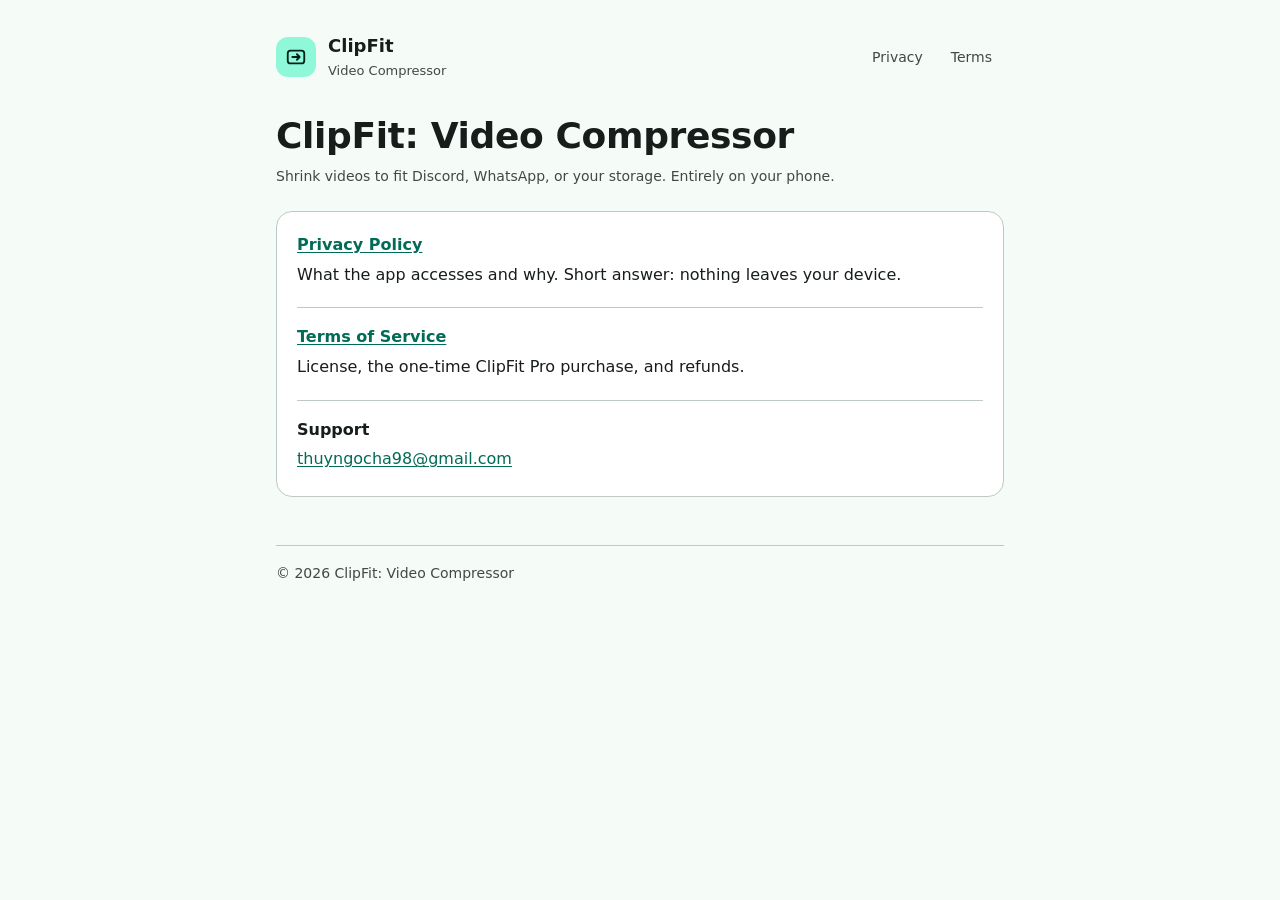
<file: index.html>
<!doctype html>
<html lang="en">
<head>
<meta charset="utf-8">
<meta name="viewport" content="width=device-width, initial-scale=1">
<title>ClipFit: Video Compressor</title>
<meta name="description" content="ClipFit compresses videos on your Android phone, entirely offline.">
<link rel="stylesheet" href="style.css">
</head>
<body>
<div class="wrap">
  <header class="top">
    <span class="mark" aria-hidden="true">
      <svg width="22" height="22" viewBox="0 0 24 24" fill="none" stroke="currentColor" stroke-width="2" stroke-linecap="round" stroke-linejoin="round"><rect x="3" y="5" width="18" height="14" rx="3"/><path d="M8 12h8M13 9l3 3-3 3"/></svg>
    </span>
    <a class="brand" href="./">ClipFit<small>Video Compressor</small></a>
    <nav class="doc-switch" aria-label="Legal documents">
      <a href="privacy.html">Privacy</a>
      <a href="terms.html">Terms</a>
    </nav>
  </header>
  <main>
    <h1>ClipFit: Video Compressor</h1>
    <p class="meta">Shrink videos to fit Discord, WhatsApp, or your storage. Entirely on your phone.</p>
    <div class="card">
      <div class="perm"><h3><a href="privacy.html">Privacy Policy</a></h3><p>What the app accesses and why. Short answer: nothing leaves your device.</p></div>
      <div class="perm"><h3><a href="terms.html">Terms of Service</a></h3><p>License, the one-time ClipFit Pro purchase, and refunds.</p></div>
      <div class="perm"><h3>Support</h3><p><a href="mailto:thuyngocha98@gmail.com">thuyngocha98@gmail.com</a></p></div>
    </div>
  </main>
  <footer>© 2026 ClipFit: Video Compressor</footer>
</div>
</body>
</html>
</file>
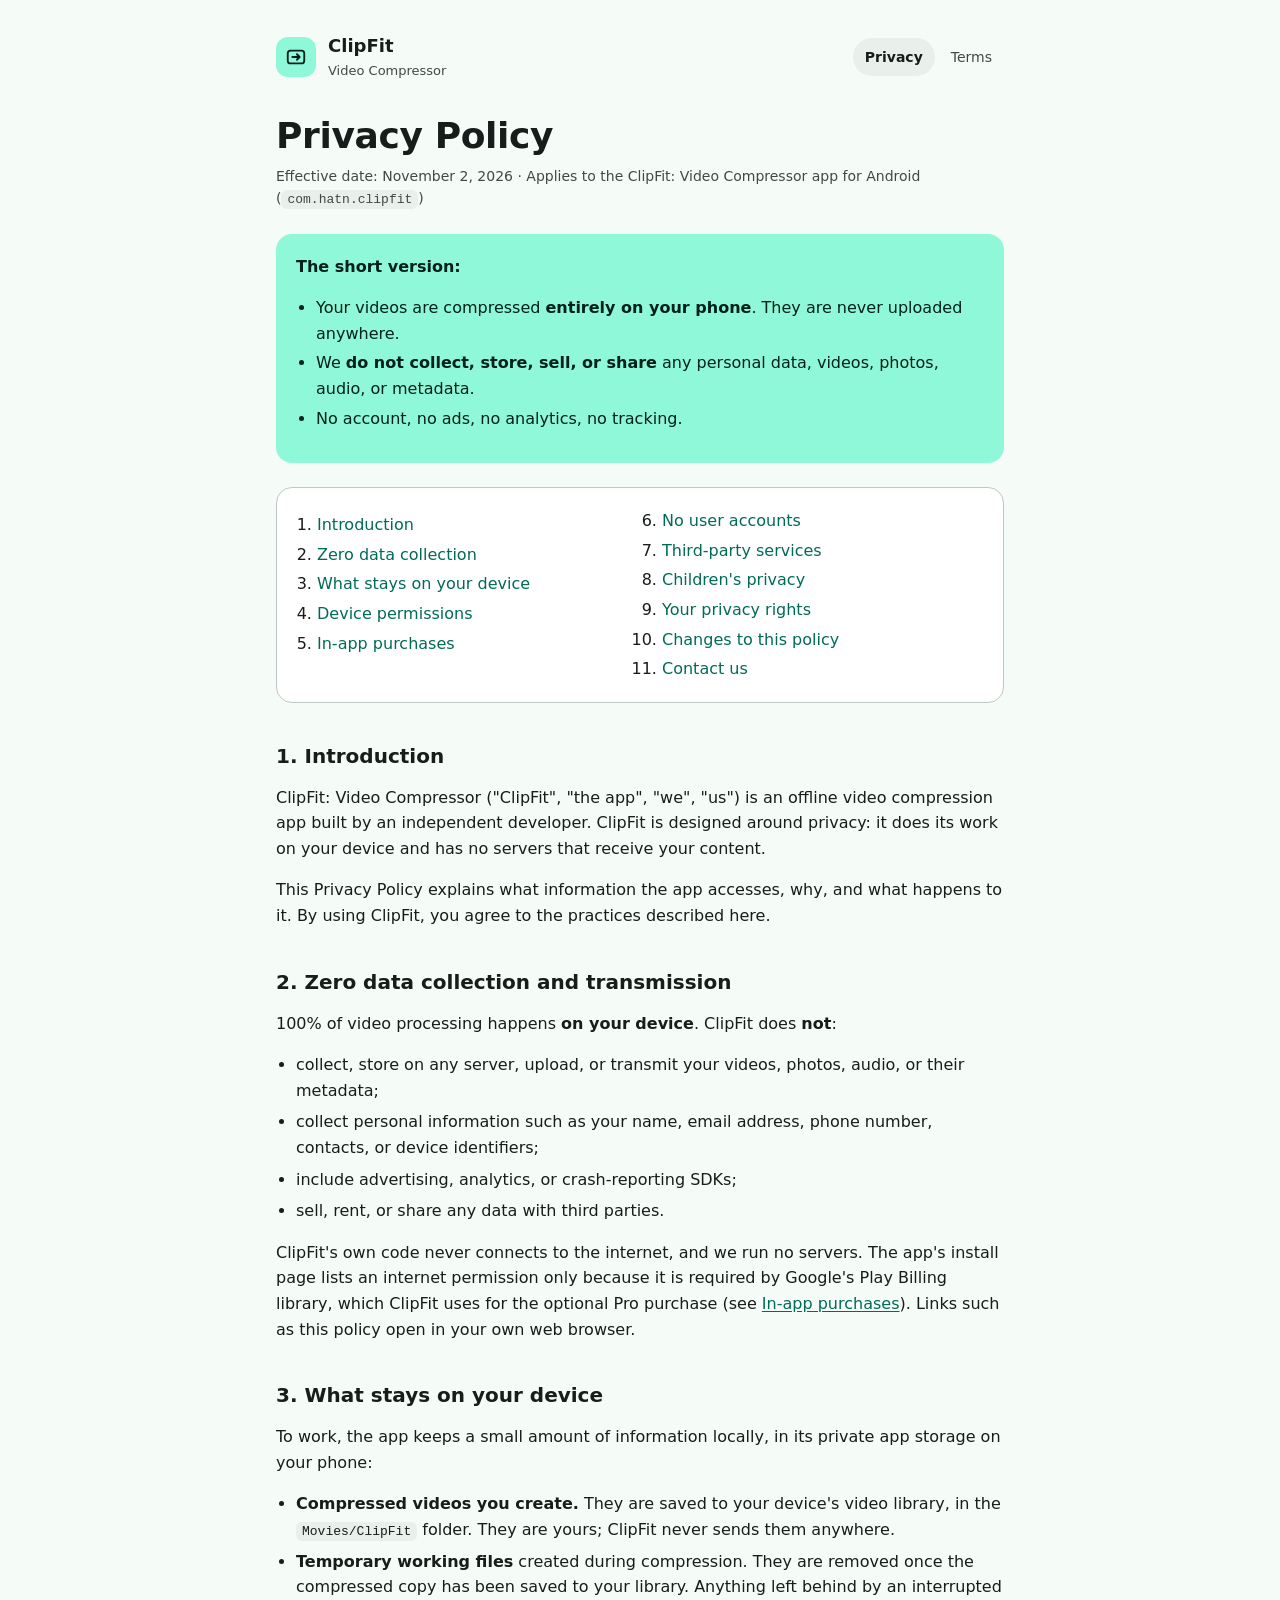
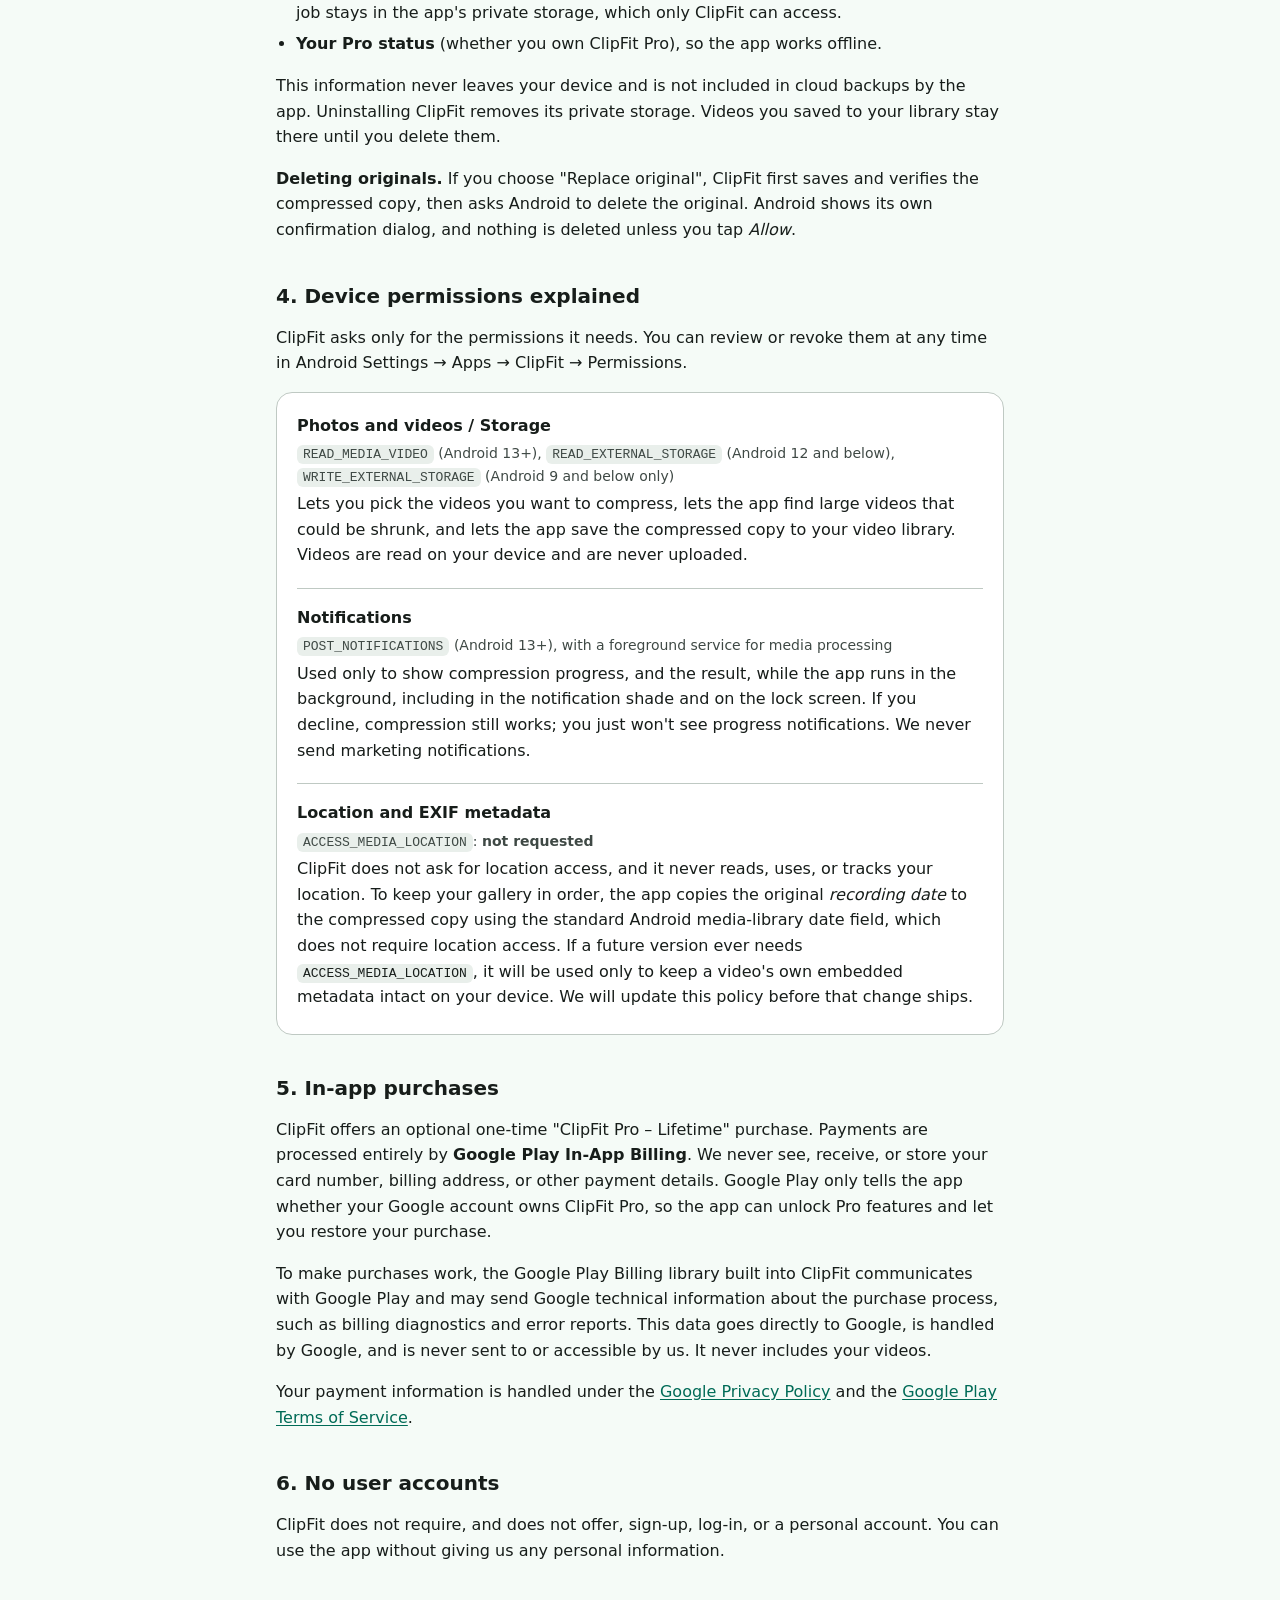
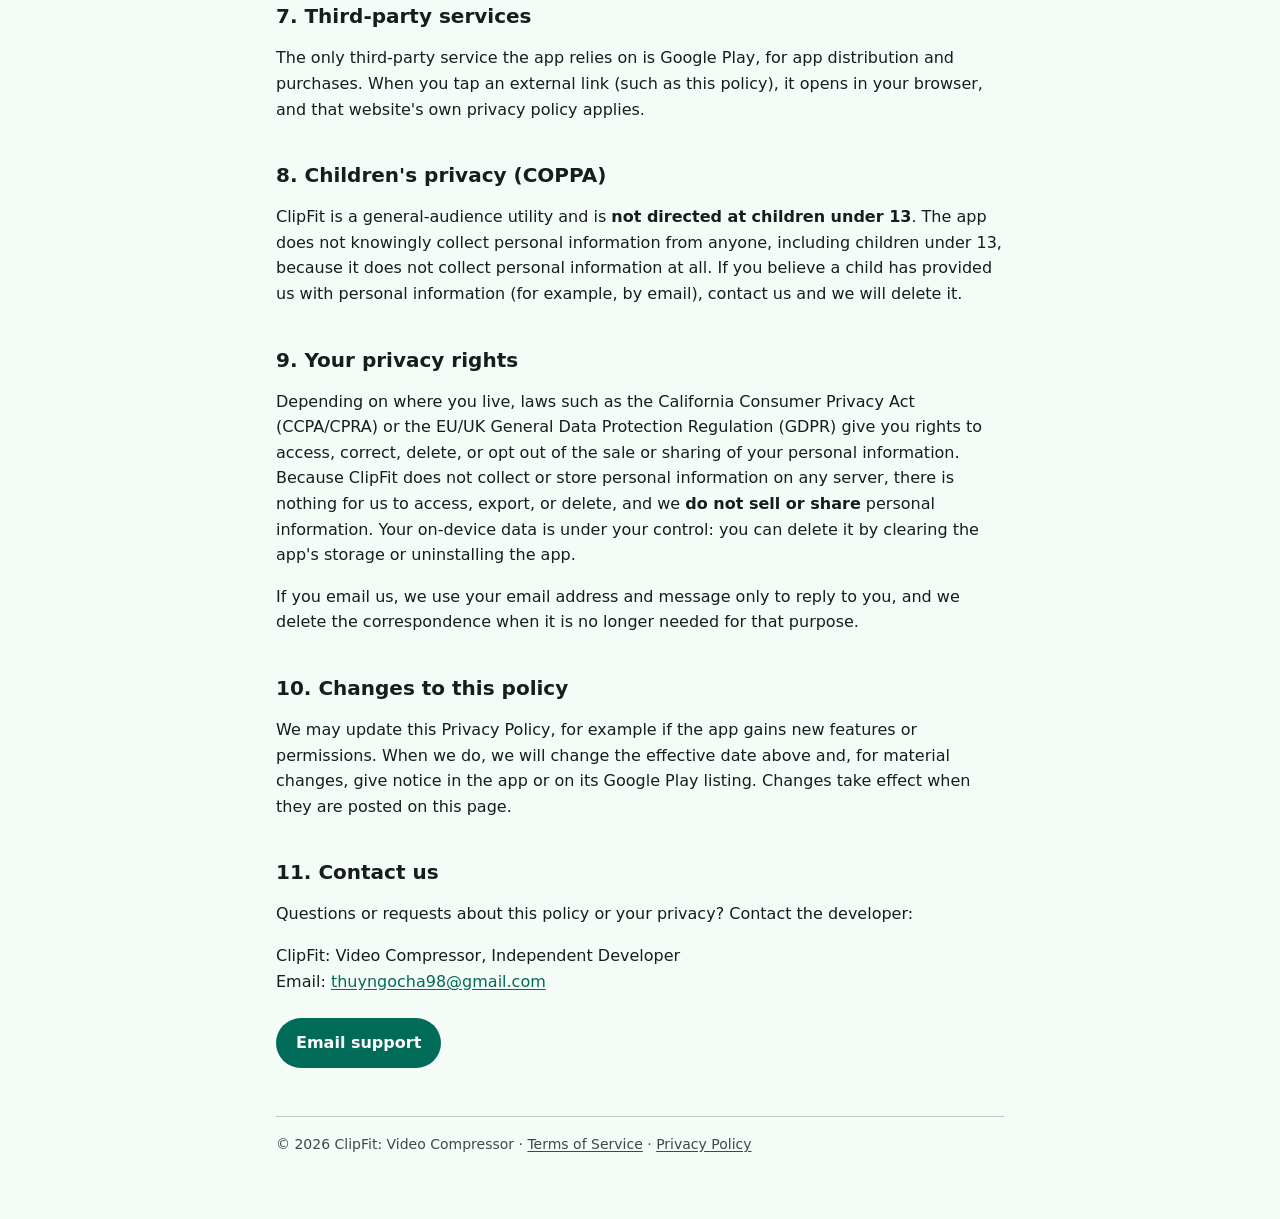
<file: privacy.html>
<!doctype html>
<html lang="en">
<head>
<meta charset="utf-8">
<meta name="viewport" content="width=device-width, initial-scale=1">
<title>Privacy Policy — ClipFit: Video Compressor</title>
<meta name="description" content="ClipFit compresses videos entirely on your device. It does not collect, upload, or share your videos or personal data.">
<link rel="stylesheet" href="style.css">
</head>
<body>
<div class="wrap">
  <header class="top">
    <span class="mark" aria-hidden="true">
      <svg width="22" height="22" viewBox="0 0 24 24" fill="none" stroke="currentColor" stroke-width="2" stroke-linecap="round" stroke-linejoin="round"><rect x="3" y="5" width="18" height="14" rx="3"/><path d="M8 12h8M13 9l3 3-3 3"/></svg>
    </span>
    <a class="brand" href="./">ClipFit<small>Video Compressor</small></a>
    <nav class="doc-switch" aria-label="Legal documents">
      <a href="privacy.html" aria-current="page">Privacy</a>
      <a href="terms.html">Terms</a>
    </nav>
  </header>

  <main>
    <h1>Privacy Policy</h1>
    <p class="meta">Effective date: November 2, 2026 · Applies to the ClipFit: Video Compressor app for Android (<code>com.hatn.clipfit</code>)</p>

    <div class="summary" role="note">
      <p><strong>The short version:</strong></p>
      <ul>
        <li>Your videos are compressed <strong>entirely on your phone</strong>. They are never uploaded anywhere.</li>
        <li>We <strong>do not collect, store, sell, or share</strong> any personal data, videos, photos, audio, or metadata.</li>
        <li>No account, no ads, no analytics, no tracking.</li>
      </ul>
    </div>

    <nav class="toc" aria-label="Contents">
      <ol>
        <li><a href="#introduction">Introduction</a></li>
        <li><a href="#no-collection">Zero data collection</a></li>
        <li><a href="#on-device">What stays on your device</a></li>
        <li><a href="#permissions">Device permissions</a></li>
        <li><a href="#purchases">In-app purchases</a></li>
        <li><a href="#accounts">No user accounts</a></li>
        <li><a href="#third-parties">Third-party services</a></li>
        <li><a href="#children">Children's privacy</a></li>
        <li><a href="#rights">Your privacy rights</a></li>
        <li><a href="#changes">Changes to this policy</a></li>
        <li><a href="#contact">Contact us</a></li>
      </ol>
    </nav>

    <h2 id="introduction">1. Introduction</h2>
    <p>ClipFit: Video Compressor ("ClipFit", "the app", "we", "us") is an offline video compression app built by an
      independent developer. ClipFit is designed around privacy: it does its work on your device and has no servers
      that receive your content.</p>
    <p>This Privacy Policy explains what information the app accesses, why, and what happens to it. By using ClipFit,
      you agree to the practices described here.</p>

    <h2 id="no-collection">2. Zero data collection and transmission</h2>
    <p>100% of video processing happens <strong>on your device</strong>. ClipFit does <strong>not</strong>:</p>
    <ul>
      <li>collect, store on any server, upload, or transmit your videos, photos, audio, or their metadata;</li>
      <li>collect personal information such as your name, email address, phone number, contacts, or device identifiers;</li>
      <li>include advertising, analytics, or crash-reporting SDKs;</li>
      <li>sell, rent, or share any data with third parties.</li>
    </ul>
    <p>ClipFit's own code never connects to the internet, and we run no servers. The app's install page lists an
      internet permission only because it is required by Google's Play Billing library, which ClipFit uses for the optional
      Pro purchase (see <a href="#purchases">In-app purchases</a>). Links such as this policy open in your own web
      browser.</p>

    <h2 id="on-device">3. What stays on your device</h2>
    <p>To work, the app keeps a small amount of information locally, in its private app storage on your phone:</p>
    <ul>
      <li><strong>Compressed videos you create.</strong> They are saved to your device's video library, in the
        <code>Movies/ClipFit</code> folder. They are yours; ClipFit never sends them anywhere.</li>
      <li><strong>Temporary working files</strong> created during compression. They are removed once the
        compressed copy has been saved to your library. Anything left behind by an interrupted job stays in the app's
        private storage, which only ClipFit can access.</li>
      <li><strong>Your Pro status</strong> (whether you own ClipFit Pro), so the app works offline.</li>
    </ul>
    <p>This information never leaves your device and is not included in cloud backups by the app. Uninstalling
      ClipFit removes its private storage. Videos you saved to your library stay there until you delete them.</p>
    <p><strong>Deleting originals.</strong> If you choose "Replace original", ClipFit first saves and verifies the
      compressed copy, then asks Android to delete the original. Android shows its own confirmation dialog, and
      nothing is deleted unless you tap <em>Allow</em>.</p>

    <h2 id="permissions">4. Device permissions explained</h2>
    <p>ClipFit asks only for the permissions it needs. You can review or revoke them at any time in Android Settings
      → Apps → ClipFit → Permissions.</p>
    <div class="card">
      <div class="perm">
        <h3>Photos and videos / Storage</h3>
        <p class="tag"><code>READ_MEDIA_VIDEO</code> (Android 13+), <code>READ_EXTERNAL_STORAGE</code> (Android 12 and
          below), <code>WRITE_EXTERNAL_STORAGE</code> (Android 9 and below only)</p>
        <p>Lets you pick the videos you want to compress, lets the app find large videos that could be shrunk, and
          lets the app save the compressed copy to your video library. Videos are read on your device and are never
          uploaded.</p>
      </div>
      <div class="perm">
        <h3>Notifications</h3>
        <p class="tag"><code>POST_NOTIFICATIONS</code> (Android 13+), with a foreground service for media processing</p>
        <p>Used only to show compression progress, and the result, while the app runs in the background, including
          in the notification shade and on the lock screen. If you decline, compression still works; you just won't
          see progress notifications. We never send marketing notifications.</p>
      </div>
      <div class="perm">
        <h3>Location and EXIF metadata</h3>
        <p class="tag"><code>ACCESS_MEDIA_LOCATION</code>: <strong>not requested</strong></p>
        <p>ClipFit does not ask for location access, and it never reads, uses, or tracks your location. To keep your
          gallery in order, the app copies the original <em>recording date</em> to the compressed copy using the
          standard Android media-library date field, which does not require location access. If a future version
          ever needs <code>ACCESS_MEDIA_LOCATION</code>, it will be used only to keep a video's own embedded metadata
          intact on your device. We will update this policy before that change ships.</p>
      </div>
    </div>

    <h2 id="purchases">5. In-app purchases</h2>
    <p>ClipFit offers an optional one-time "ClipFit Pro – Lifetime" purchase. Payments are processed entirely by
      <strong>Google Play In-App Billing</strong>. We never see, receive, or store your card number, billing address,
      or other payment details. Google Play only tells the app whether your Google account owns ClipFit Pro, so the
      app can unlock Pro features and let you restore your purchase.</p>
    <p>To make purchases work, the Google Play Billing library built into ClipFit communicates with Google Play and may
      send Google technical information about the purchase process, such as billing diagnostics and error reports. This
      data goes directly to Google, is handled by Google, and is never sent to or accessible by us. It never includes
      your videos.</p>
    <p>Your payment information is handled under the
      <a href="https://policies.google.com/privacy" rel="noopener">Google Privacy Policy</a> and the
      <a href="https://play.google.com/about/play-terms/" rel="noopener">Google Play Terms of Service</a>.</p>

    <h2 id="accounts">6. No user accounts</h2>
    <p>ClipFit does not require, and does not offer, sign-up, log-in, or a personal account. You can use the app
      without giving us any personal information.</p>

    <h2 id="third-parties">7. Third-party services</h2>
    <p>The only third-party service the app relies on is Google Play, for app distribution and purchases. When you
      tap an external link (such as this policy), it opens in your browser, and that website's own privacy policy
      applies.</p>

    <h2 id="children">8. Children's privacy (COPPA)</h2>
    <p>ClipFit is a general-audience utility and is <strong>not directed at children under 13</strong>. The app does
      not knowingly collect personal information from anyone, including children under 13, because it does not
      collect personal information at all. If you believe a child has provided us with personal information (for
      example, by email), contact us and we will delete it.</p>

    <h2 id="rights">9. Your privacy rights</h2>
    <p>Depending on where you live, laws such as the California Consumer Privacy Act (CCPA/CPRA) or the EU/UK General
      Data Protection Regulation (GDPR) give you rights to access, correct, delete, or opt out of the sale or sharing
      of your personal information. Because ClipFit does not collect or store personal information on any server,
      there is nothing for us to access, export, or delete, and we <strong>do not sell or share</strong> personal
      information. Your on-device data is under your control: you can delete it by clearing the app's storage or
      uninstalling the app.</p>
    <p>If you email us, we use your email address and message only to reply to you, and we delete the correspondence
      when it is no longer needed for that purpose.</p>

    <h2 id="changes">10. Changes to this policy</h2>
    <p>We may update this Privacy Policy, for example if the app gains new features or permissions. When we do, we
      will change the effective date above and, for material changes, give notice in the app or on its Google Play
      listing. Changes take effect when they are posted on this page.</p>

    <h2 id="contact">11. Contact us</h2>
    <p>Questions or requests about this policy or your privacy? Contact the developer:</p>
    <p>ClipFit: Video Compressor, Independent Developer<br>
      Email: <a href="mailto:thuyngocha98@gmail.com">thuyngocha98@gmail.com</a></p>
    <a class="contact" href="mailto:thuyngocha98@gmail.com?subject=ClipFit%20privacy%20question">Email support</a>
  </main>

  <footer>
    © 2026 ClipFit: Video Compressor · <a href="terms.html">Terms of Service</a> · <a href="privacy.html">Privacy Policy</a>
  </footer>
</div>
</body>
</html>
</file>
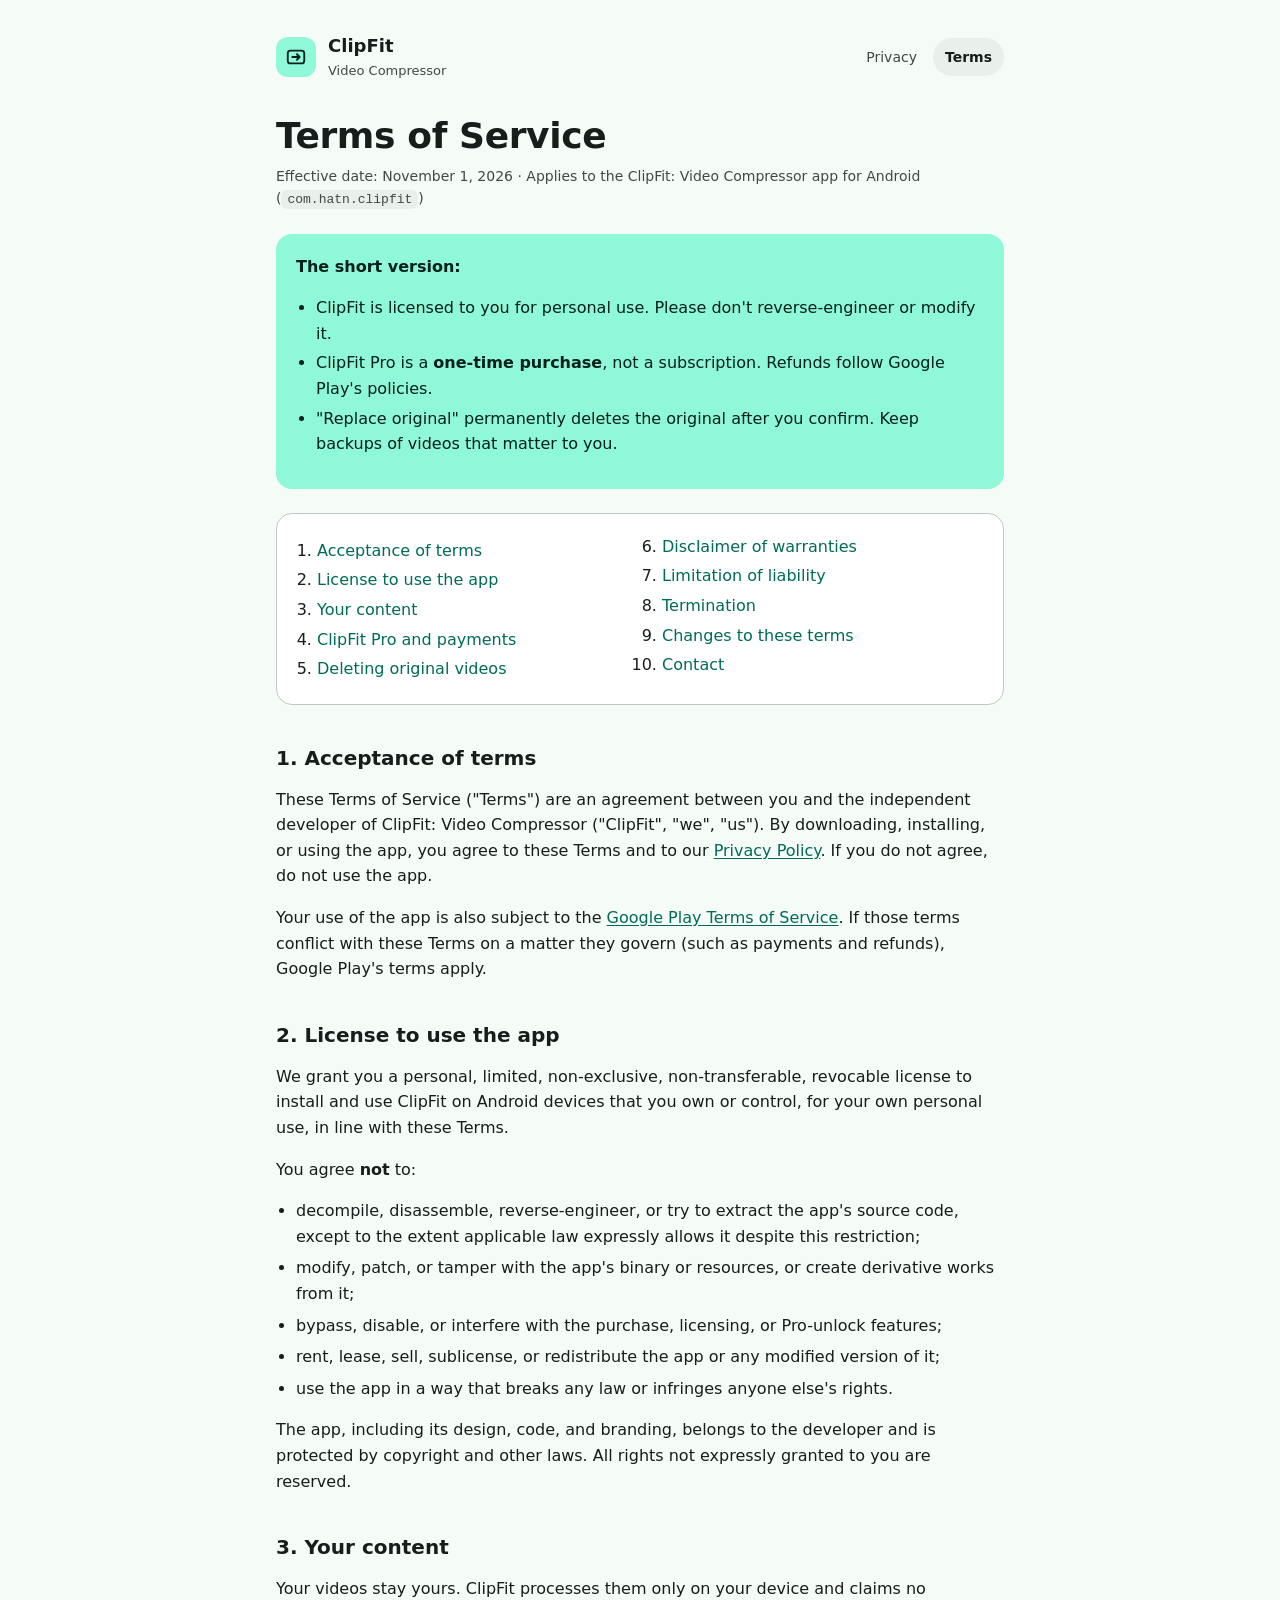
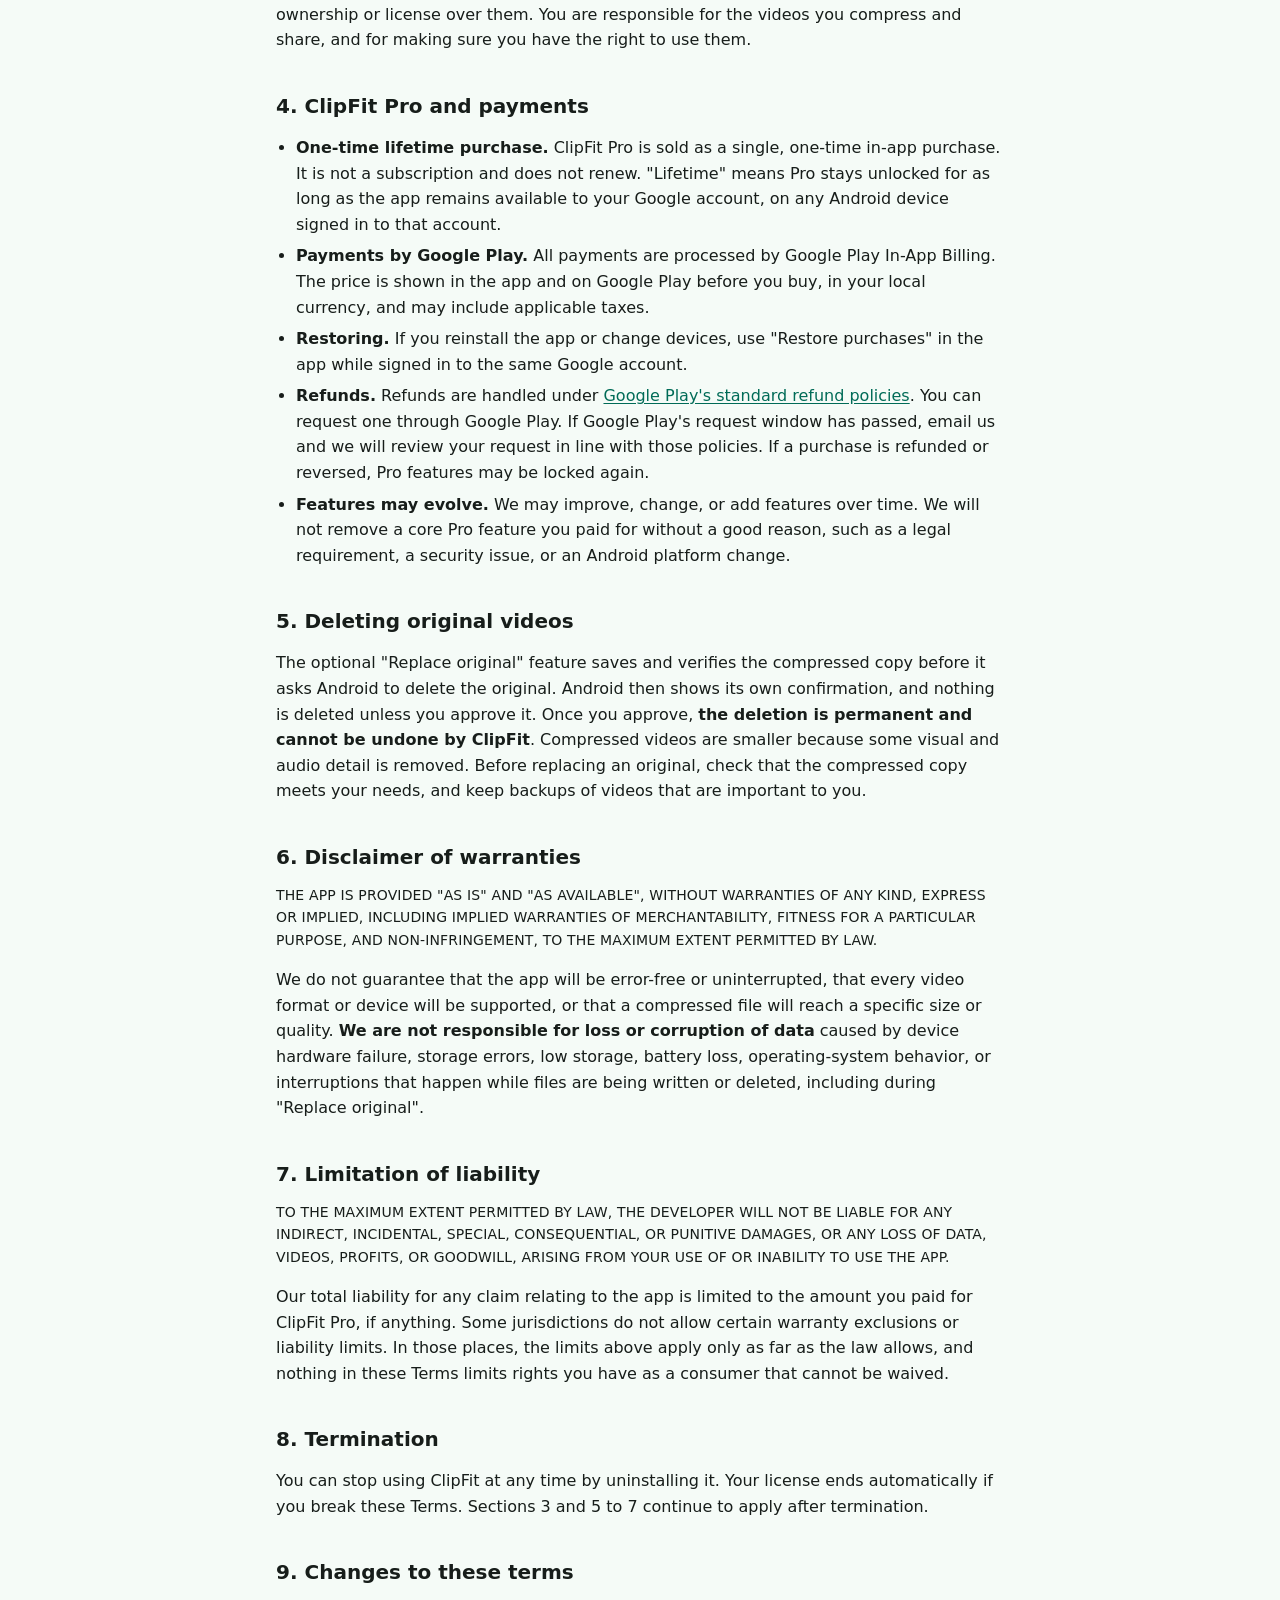
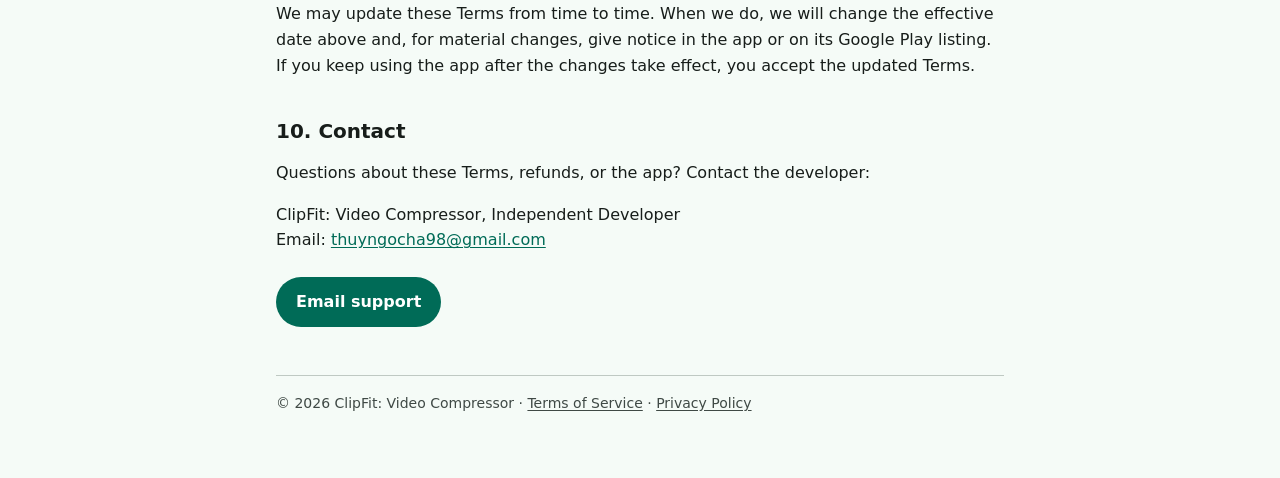
<file: terms.html>
<!doctype html>
<html lang="en">
<head>
<meta charset="utf-8">
<meta name="viewport" content="width=device-width, initial-scale=1">
<title>Terms of Service — ClipFit: Video Compressor</title>
<meta name="description" content="Terms of Service for ClipFit: Video Compressor, including the one-time ClipFit Pro lifetime purchase.">
<link rel="stylesheet" href="style.css">
</head>
<body>
<div class="wrap">
  <header class="top">
    <span class="mark" aria-hidden="true">
      <svg width="22" height="22" viewBox="0 0 24 24" fill="none" stroke="currentColor" stroke-width="2" stroke-linecap="round" stroke-linejoin="round"><rect x="3" y="5" width="18" height="14" rx="3"/><path d="M8 12h8M13 9l3 3-3 3"/></svg>
    </span>
    <a class="brand" href="./">ClipFit<small>Video Compressor</small></a>
    <nav class="doc-switch" aria-label="Legal documents">
      <a href="privacy.html">Privacy</a>
      <a href="terms.html" aria-current="page">Terms</a>
    </nav>
  </header>

  <main>
    <h1>Terms of Service</h1>
    <p class="meta">Effective date: November 1, 2026 · Applies to the ClipFit: Video Compressor app for Android (<code>com.hatn.clipfit</code>)</p>

    <div class="summary" role="note">
      <p><strong>The short version:</strong></p>
      <ul>
        <li>ClipFit is licensed to you for personal use. Please don't reverse-engineer or modify it.</li>
        <li>ClipFit Pro is a <strong>one-time purchase</strong>, not a subscription. Refunds follow Google Play's policies.</li>
        <li>"Replace original" permanently deletes the original after you confirm. Keep backups of videos that matter to you.</li>
      </ul>
    </div>

    <nav class="toc" aria-label="Contents">
      <ol>
        <li><a href="#acceptance">Acceptance of terms</a></li>
        <li><a href="#license">License to use the app</a></li>
        <li><a href="#content">Your content</a></li>
        <li><a href="#pro">ClipFit Pro and payments</a></li>
        <li><a href="#originals">Deleting original videos</a></li>
        <li><a href="#warranty">Disclaimer of warranties</a></li>
        <li><a href="#liability">Limitation of liability</a></li>
        <li><a href="#termination">Termination</a></li>
        <li><a href="#changes">Changes to these terms</a></li>
        <li><a href="#contact">Contact</a></li>
      </ol>
    </nav>

    <h2 id="acceptance">1. Acceptance of terms</h2>
    <p>These Terms of Service ("Terms") are an agreement between you and the independent developer of ClipFit: Video
      Compressor ("ClipFit", "we", "us"). By downloading, installing, or using the app, you agree to these Terms and to
      our <a href="privacy.html">Privacy Policy</a>. If you do not agree, do not use the app.</p>
    <p>Your use of the app is also subject to the
      <a href="https://play.google.com/about/play-terms/" rel="noopener">Google Play Terms of Service</a>. If those
      terms conflict with these Terms on a matter they govern (such as payments and refunds), Google Play's terms apply.</p>

    <h2 id="license">2. License to use the app</h2>
    <p>We grant you a personal, limited, non-exclusive, non-transferable, revocable license to install and use ClipFit
      on Android devices that you own or control, for your own personal use, in line with these Terms.</p>
    <p>You agree <strong>not</strong> to:</p>
    <ul>
      <li>decompile, disassemble, reverse-engineer, or try to extract the app's source code, except to the extent
        applicable law expressly allows it despite this restriction;</li>
      <li>modify, patch, or tamper with the app's binary or resources, or create derivative works from it;</li>
      <li>bypass, disable, or interfere with the purchase, licensing, or Pro-unlock features;</li>
      <li>rent, lease, sell, sublicense, or redistribute the app or any modified version of it;</li>
      <li>use the app in a way that breaks any law or infringes anyone else's rights.</li>
    </ul>
    <p>The app, including its design, code, and branding, belongs to the developer and is protected by copyright and
      other laws. All rights not expressly granted to you are reserved.</p>

    <h2 id="content">3. Your content</h2>
    <p>Your videos stay yours. ClipFit processes them only on your device and claims no ownership or license over
      them. You are responsible for the videos you compress and share, and for making sure you have the right to use
      them.</p>

    <h2 id="pro">4. ClipFit Pro and payments</h2>
    <ul>
      <li><strong>One-time lifetime purchase.</strong> ClipFit Pro is sold as a single, one-time in-app purchase. It is
        not a subscription and does not renew. "Lifetime" means Pro stays unlocked for as long as the app remains
        available to your Google account, on any Android device signed in to that account.</li>
      <li><strong>Payments by Google Play.</strong> All payments are processed by Google Play In-App Billing. The
        price is shown in the app and on Google Play before you buy, in your local currency, and may include
        applicable taxes.</li>
      <li><strong>Restoring.</strong> If you reinstall the app or change devices, use "Restore purchases" in the app
        while signed in to the same Google account.</li>
      <li><strong>Refunds.</strong> Refunds are handled under
        <a href="https://support.google.com/googleplay/answer/2479637" rel="noopener">Google Play's standard refund
        policies</a>. You can request one through Google Play. If Google Play's request window has passed, email us
        and we will review your request in line with those policies. If a purchase is refunded or reversed, Pro
        features may be locked again.</li>
      <li><strong>Features may evolve.</strong> We may improve, change, or add features over time. We will not remove
        a core Pro feature you paid for without a good reason, such as a legal requirement, a security issue, or an
        Android platform change.</li>
    </ul>

    <h2 id="originals">5. Deleting original videos</h2>
    <p>The optional "Replace original" feature saves and verifies the compressed copy before it asks Android to delete
      the original. Android then shows its own confirmation, and nothing is deleted unless you approve it. Once you
      approve, <strong>the deletion is permanent and cannot be undone by ClipFit</strong>. Compressed videos are
      smaller because some visual and audio detail is removed. Before replacing an original, check that the compressed
      copy meets your needs, and keep backups of videos that are important to you.</p>

    <h2 id="warranty">6. Disclaimer of warranties</h2>
    <p class="caps">The app is provided "as is" and "as available", without warranties of any kind, express or
      implied, including implied warranties of merchantability, fitness for a particular purpose, and
      non-infringement, to the maximum extent permitted by law.</p>
    <p>We do not guarantee that the app will be error-free or uninterrupted, that every video format or device will be
      supported, or that a compressed file will reach a specific size or quality. <strong>We are not responsible for
      loss or corruption of data</strong> caused by device hardware failure, storage errors, low storage, battery
      loss, operating-system behavior, or interruptions that happen while files are being written or deleted,
      including during "Replace original".</p>

    <h2 id="liability">7. Limitation of liability</h2>
    <p class="caps">To the maximum extent permitted by law, the developer will not be liable for any indirect,
      incidental, special, consequential, or punitive damages, or any loss of data, videos, profits, or goodwill,
      arising from your use of or inability to use the app.</p>
    <p>Our total liability for any claim relating to the app is limited to the amount you paid for ClipFit Pro, if
      anything. Some jurisdictions do not allow certain warranty exclusions or liability limits. In those places, the
      limits above apply only as far as the law allows, and nothing in these Terms limits rights you have as a
      consumer that cannot be waived.</p>

    <h2 id="termination">8. Termination</h2>
    <p>You can stop using ClipFit at any time by uninstalling it. Your license ends automatically if you break these
      Terms. Sections 3 and 5 to 7 continue to apply after termination.</p>

    <h2 id="changes">9. Changes to these terms</h2>
    <p>We may update these Terms from time to time. When we do, we will change the effective date above and, for
      material changes, give notice in the app or on its Google Play listing. If you keep using the app after the
      changes take effect, you accept the updated Terms.</p>

    <h2 id="contact">10. Contact</h2>
    <p>Questions about these Terms, refunds, or the app? Contact the developer:</p>
    <p>ClipFit: Video Compressor, Independent Developer<br>
      Email: <a href="mailto:thuyngocha98@gmail.com">thuyngocha98@gmail.com</a></p>
    <a class="contact" href="mailto:thuyngocha98@gmail.com?subject=ClipFit%20support">Email support</a>
  </main>

  <footer>
    © 2026 ClipFit: Video Compressor · <a href="terms.html">Terms of Service</a> · <a href="privacy.html">Privacy Policy</a>
  </footer>
</div>
</body>
</html>
</file>
<file: style.css>
/* ClipFit legal pages — graphite / teal, mirrors the app's Material 3 tokens. */
:root {
  --bg: #F5FBF7;
  --surface: #FFFFFF;
  --surface-high: #E9EFEB;
  --text: #171D1A;
  --text-muted: #3F4945;
  --outline: #BFC9C3;
  --primary: #006B57;
  --on-primary: #FFFFFF;
  --primary-container: #8EF8D9;
  --on-primary-container: #002019;
  --radius: 16px;
  color-scheme: light dark;
}
@media (prefers-color-scheme: dark) {
  :root {
    --bg: #0F1412;
    --surface: #171D1A;
    --surface-high: #252B29;
    --text: #DEE4E0;
    --text-muted: #BFC9C3;
    --outline: #3F4945;
    --primary: #6FDBBE;
    --on-primary: #00382C;
    --primary-container: #005141;
    --on-primary-container: #8EF8D9;
  }
}
* { box-sizing: border-box; }
html { -webkit-text-size-adjust: 100%; }
body {
  margin: 0;
  background: var(--bg);
  color: var(--text);
  font: 16px/1.6 system-ui, -apple-system, "Segoe UI", Roboto, "Helvetica Neue", Arial, sans-serif;
}
.wrap { max-width: 760px; margin: 0 auto; padding: 32px 16px 64px; }
header.top { display: flex; align-items: center; gap: 12px; margin-bottom: 32px; }
.mark {
  width: 40px; height: 40px; border-radius: 12px; flex: none;
  background: var(--primary-container); color: var(--on-primary-container);
  display: grid; place-items: center;
}
.brand { font-weight: 600; font-size: 18px; text-decoration: none; color: var(--text); }
.brand small { display: block; font-weight: 400; font-size: 13px; color: var(--text-muted); }
nav.doc-switch { margin-left: auto; display: flex; gap: 4px; flex-wrap: wrap; }
nav.doc-switch a {
  padding: 8px 12px; border-radius: 999px; font-size: 14px; text-decoration: none; color: var(--text-muted);
}
nav.doc-switch a[aria-current="page"] { background: var(--surface-high); color: var(--text); font-weight: 600; }
h1 { font-size: clamp(28px, 6vw, 36px); line-height: 1.2; margin: 0 0 8px; letter-spacing: -0.01em; }
.meta { color: var(--text-muted); font-size: 14px; margin: 0 0 24px; }
h2 { font-size: 20px; line-height: 1.3; margin: 40px 0 12px; scroll-margin-top: 16px; }
h3 { font-size: 16px; margin: 24px 0 8px; }
p, li { color: var(--text); }
ul { padding-left: 20px; }
li { margin: 6px 0; }
a { color: var(--primary); text-underline-offset: 2px; }
code {
  font: 13px/1.4 ui-monospace, SFMono-Regular, Menlo, Consolas, monospace;
  background: var(--surface-high); padding: 2px 6px; border-radius: 6px; word-break: break-word;
}
.summary {
  background: var(--primary-container); color: var(--on-primary-container);
  border-radius: var(--radius); padding: 16px 20px; margin: 0 0 24px;
}
.summary p, .summary li { color: inherit; margin: 4px 0; }
.summary strong { font-weight: 700; }
.toc {
  background: var(--surface); border: 1px solid var(--outline); border-radius: var(--radius);
  padding: 12px 20px; margin: 0 0 8px;
}
.toc ol { margin: 8px 0; padding-left: 20px; columns: 2 220px; column-gap: 24px; }
.toc li { margin: 4px 0; break-inside: avoid; }
.toc a { text-decoration: none; }
.card {
  background: var(--surface); border: 1px solid var(--outline); border-radius: var(--radius);
  padding: 4px 20px; margin: 12px 0;
}
.perm { padding: 16px 0; border-bottom: 1px solid var(--outline); }
.perm:last-child { border-bottom: 0; }
.perm h3 { margin: 0 0 4px; }
.perm p { margin: 4px 0; }
.perm .tag { color: var(--text-muted); font-size: 14px; }
table { width: 100%; border-collapse: collapse; font-size: 15px; }
th, td { text-align: left; padding: 10px 8px; border-bottom: 1px solid var(--outline); vertical-align: top; }
th { color: var(--text-muted); font-weight: 600; font-size: 14px; }
.caps { text-transform: uppercase; font-size: 14px; letter-spacing: 0.01em; }
.contact {
  display: inline-block; margin-top: 8px; padding: 12px 20px; border-radius: 999px;
  background: var(--primary); color: var(--on-primary); text-decoration: none; font-weight: 600;
}
footer { margin-top: 48px; padding-top: 16px; border-top: 1px solid var(--outline); color: var(--text-muted); font-size: 14px; }
footer a { color: var(--text-muted); }
</file>
